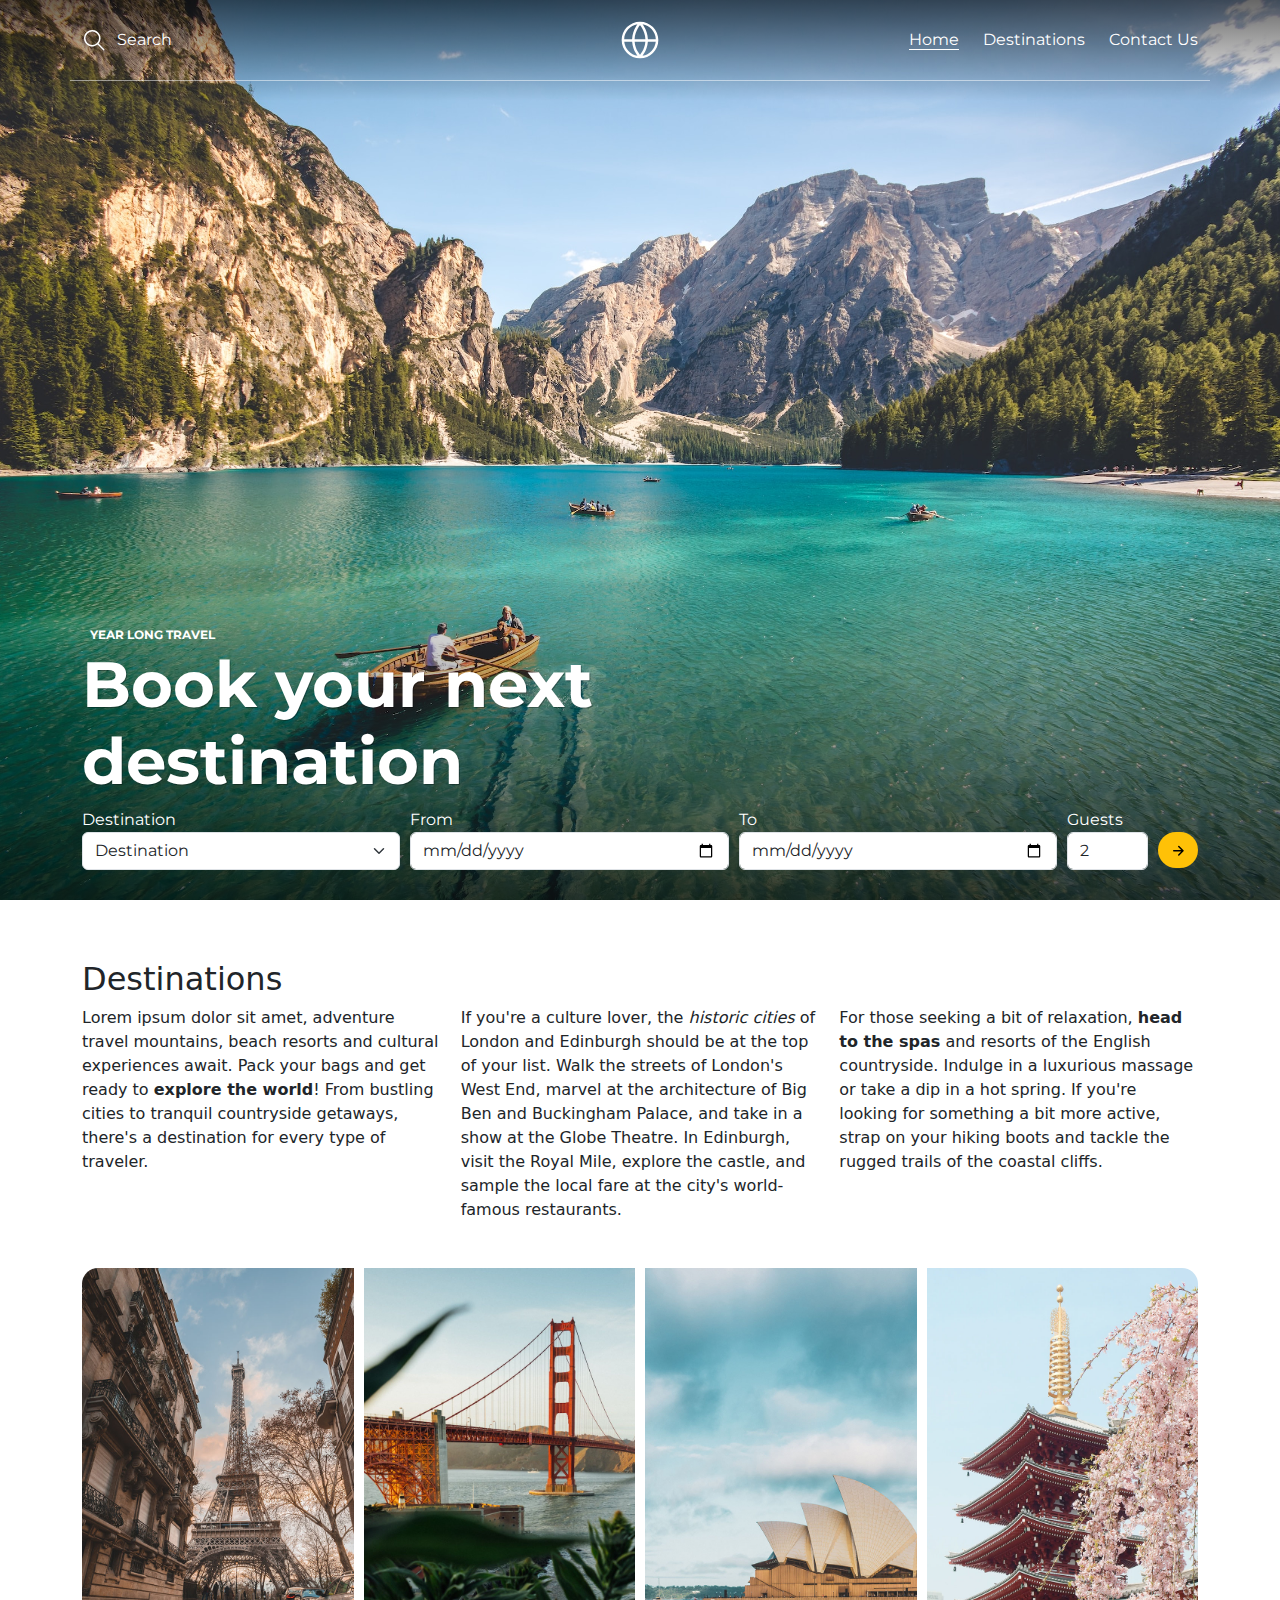
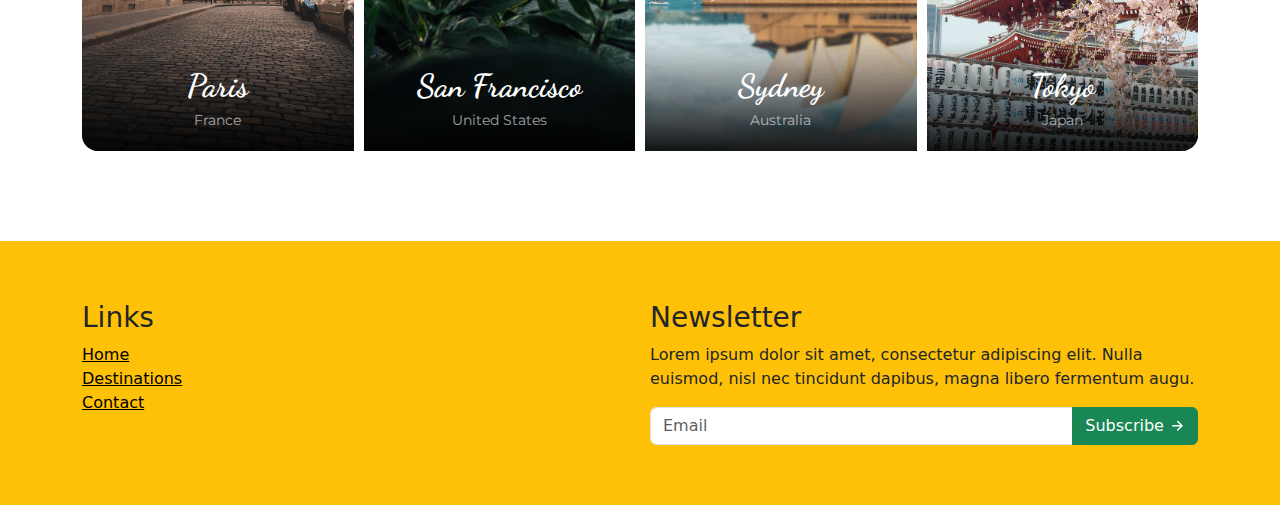
<file: index.html>
<!DOCTYPE html>
<html lang="en">

<head>
  <meta charset="utf-8">
  <meta name="viewport" content="width=device-width, initial-scale=1">
  <title>Travel agency: Homepage</title>
  <meta name="description" content="Travel agency: Homepage">
  <meta name="author" content="You">
  <link href="https://fonts.googleapis.com/css?family=Dancing+Script&family=Montserrat:400,700&&display=swap"
    rel="stylesheet">
  <link href="https://cdn.jsdelivr.net/npm/bootstrap@5.3.3/dist/css/bootstrap.min.css" rel="stylesheet"
    integrity="sha384-QWTKZyjpPEjISv5WaRU9OFeRpok6YctnYmDr5pNlyT2bRjXh0JMhjY6hW+ALEwIH" crossorigin="anonymous">

  <link href="./css/header.css" rel="stylesheet" type="text/css">
  <link href="./css/destinations.css" rel="stylesheet" type="text/css">
  <link href="./css/footer.css" rel="stylesheet" type="text/css">
</head>

<body>
  <header id="header">
    <div id="topbar">
      <div class="container-md wrap">
        <form class="input-group">
          <img src="./icons/search-white.svg" alt="Search">
          <input class="form-control" id="search-field" name="query" placeholder="Search" type="text">
        </form>
        <div id="logo">
          <a href="/index.html">
            <img src="./icons/globe-white.svg" alt="Logo">
          </a>
        </div>
        <div id="menu">
          <nav class="d-none d-md-block">
            <a href="/index.html" class="active">Home</a>
            <a href="/destinations.html">Destinations</a>
            <a href="/contact-us.html">Contact Us</a>
          </nav>
          <img class="menu-bars d-md-none" src="./icons/three-bars-white.svg" alt="Menu">
        </div>
      </div>
    </div>
    <div id="book">
      <div class="container-md wrap">
        <div class="badge tagline">Year long travel</div>
        <h1>
          Book your next<br>
          destination
        </h1>
        <form>
          <div class="destination-select">
            <label>Destination</label>
            <select aria-label="Select destination" class="form-select" id="book-field-destination" name="destination"
              required>
              <option value="" disabled selected>Destination</option>
              <option value="paris">Paris</option>
              <option value="tokyo">Tokyo</option>
              <option value="sydney">Sydney</option>
              <option value="san-francisco">San Francisco</option>
            </select>
          </div>
          <div class="from">
            <label for="book-field-from">From</label>
            <input aria-label="From" class="form-control" id="book-field-from" name="from" required type="date">
          </div>
          <div class="to">
            <label>To</label>
            <input aria-label="To" class="form-control" id="book-field-to" name="to" required type="date">
          </div>
          <div class="guests">
            <label>Guests</label>
            <input aria-label="Enter a number of guests" class="form-control" id="book-field-guests" max="10" min="1"
              name="guests" required type="number" value="2">
          </div>
          <div class="submit">
            <button class="btn btn-warning" title="Search" type="submit">
              <img src="./icons/arrow-right.svg" alt="arrow">
            </button>
          </div>
        </form>
      </div>
    </div>
  </header>
  <section id="destinations">
    <div class="container-md">
      <h2>Destinations</h2>
      <div class="description">
        <p>
          Lorem ipsum dolor sit amet, adventure travel mountains, beach
          resorts and cultural experiences await. Pack your bags and get ready
          to <strong>explore the world</strong>! From bustling cities to
          tranquil countryside getaways, there's a destination for every type
          of traveler.
        </p>
        <p>
          If you're a culture lover, the <em>historic cities</em> of London
          and Edinburgh should be at the top of your list. Walk the streets of
          London's West End, marvel at the architecture of Big Ben and
          Buckingham Palace, and take in a show at the Globe Theatre. In
          Edinburgh, visit the Royal Mile, explore the castle, and sample the
          local fare at the city's world-famous restaurants.
        </p>
        <p>
          For those seeking a bit of relaxation,
          <strong>head to the spas</strong> and resorts of the English
          countryside. Indulge in a luxurious massage or take a dip in a hot
          spring. If you're looking for something a bit more active, strap on
          your hiking boots and tackle the rugged trails of the coastal
          cliffs.
        </p>
      </div>
      <div class="destinations">
        <div class="destination">
          <a href="/destinations/paris.html">
            <img alt="Eiffel Tower, Paris" src="./images/destinations/paris.jpg">
            <div class="location">
              <strong>Paris</strong>
              <div class="country">France</div>
            </div>
          </a>
        </div>
        <div class="destination">
          <img alt="Golden Gate Bridge, San Francisco" src="./images/destinations/san-francisco.jpg">
          <div class="location">
            <strong>San Francisco</strong>
            <div class="country">United States</div>
          </div>
        </div>
        <div class="destination">
          <img alt="Sydney Opera House, Sydney" src="./images/destinations/sydney.jpg">
          <div class="location">
            <strong>Sydney</strong>
            <div class="country">Australia</div>
          </div>
        </div>
        <div class="destination">
          <img alt="Sensō-ji, Tokyo" src="./images/destinations/tokyo.jpg">
          <div class="location">
            <strong>Tokyo</strong>
            <div class="country">Japan</div>
          </div>
        </div>
      </div>
    </div>
  </section>
  <footer id="footer">
    <div class="container-md">
      <div>
        <h3>Links</h3>
        <nav>
          <a href="/index.html">Home</a>
          <a href="/destinations.html">Destinations</a>
          <a href="/contact-us.html">Contact</a>
        </nav>
      </div>
      <div>
        <h3>Newsletter</h3>
        <p>
          Lorem ipsum dolor sit amet, consectetur adipiscing elit. Nulla
          euismod, nisl nec tincidunt dapibus, magna libero fermentum augu.
        </p>
        <form class="input-group">
          <input autocomplete="email" class="form-control" name="email" placeholder="Email" required type="email">
          <button class="btn btn-success" type="submit">
            Subscribe
            <img src="./icons/arrow-right-white.svg" alt="Arrow">
          </button>
        </form>
      </div>
    </div>
  </footer>
</body>

</html>
</file>
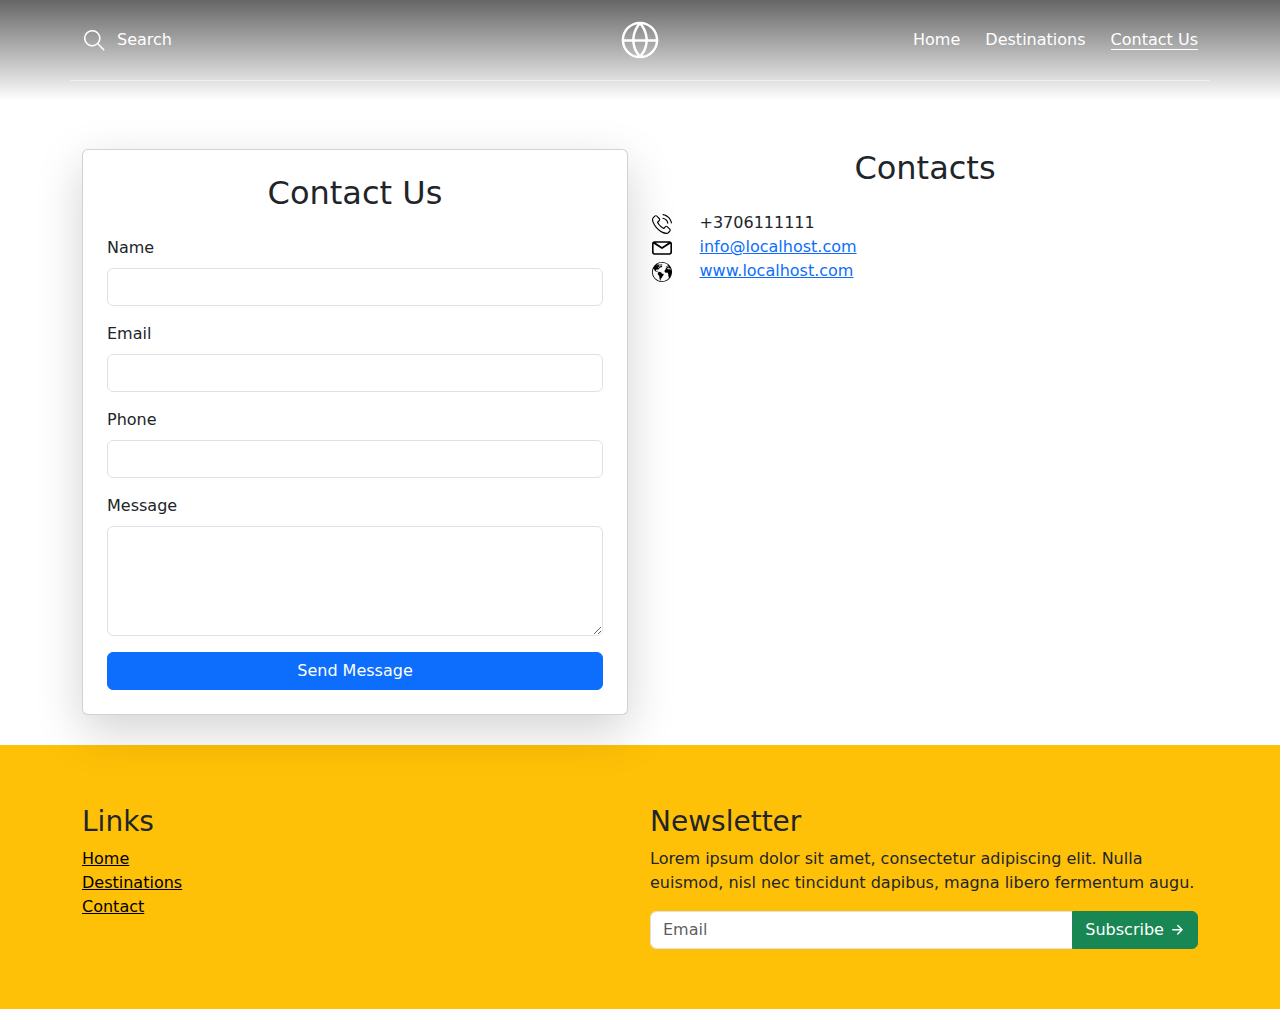
<file: contact-us.html>
<!DOCTYPE html>
<html lang="en">

<head>
    <meta charset="utf-8">
    <meta name="viewport" content="width=device-width, initial-scale=1">
    <title>Travel agency: Contact Us</title>
    <meta name="description" content="Travel agency: Contact Us">
    <meta name="author" content="You">
    <link href="https://fonts.googleapis.com/css?family=Dancing+Script&family=Montserrat:400,700&&display=swap"
        rel="stylesheet">
    <link href="https://cdn.jsdelivr.net/npm/bootstrap@5.3.3/dist/css/bootstrap.min.css" rel="stylesheet"
        integrity="sha384-QWTKZyjpPEjISv5WaRU9OFeRpok6YctnYmDr5pNlyT2bRjXh0JMhjY6hW+ALEwIH" crossorigin="anonymous">
    <link href="../css/header.css" rel="stylesheet" type="text/css">
    <link href="../css/destinations.css" rel="stylesheet" type="text/css">
    <link href="../css/contact-us.css" rel="stylesheet" type="text/css">
    <link href="../css/footer.css" rel="stylesheet" type="text/css">
    <script src="https://cdn.jsdelivr.net/npm/@popperjs/core@2.11.8/dist/umd/popper.min.js"
        integrity="sha384-I7E8VVD/ismYTF4hNIPjVp/Zjvgyol6VFvRkX/vR+Vc4jQkC+hVqc2pM8ODewa9r"
        crossorigin="anonymous"></script>
    <script src="https://cdn.jsdelivr.net/npm/bootstrap@5.3.3/dist/js/bootstrap.min.js"
        integrity="sha384-0pUGZvbkm6XF6gxjEnlmuGrJXVbNuzT9qBBavbLwCsOGabYfZo0T0to5eqruptLy"
        crossorigin="anonymous"></script>
</head>

<body>
    <div id="topbar">
        <div class="container-md wrap">
            <form class="input-group">
                <img src="../icons/search-white.svg" alt="Search">
                <input class="form-control" id="search-field" name="query" placeholder="Search" type="text">
            </form>
            <div id="logo">
                <a href="/index.html">
                    <img src="../icons/globe-white.svg" alt="Logo">
                </a>
            </div>
            <div id="menu">
                <nav class="d-none d-md-block">
                    <a href="/index.html">Home</a>
                    <a href="/destinations.html">Destinations</a>
                    <a href="/contact-us.html" class="active">Contact Us</a>
                  </nav>
                <img class="menu-bars d-md-none" src="../icons/three-bars-white.svg" alt="Menu">
            </div>
        </div>
    </div>
    <section>
        <div class="container mt-5" style="margin-bottom: 30px;">
            <div class="row justify-content-center">
                <div class="col-md-6">
                    <div class="card shadow-lg p-4">
                        <h2 class="text-center mb-4">Contact Us</h2>

                        <form action="thank-you.html" id="contactForm">
                            <div class="mb-3">
                                <label for="name" class="form-label">Name</label>
                                <input type="text" class="form-control" id="name" required>
                            </div>
                            <div class="mb-3">
                                <label for="email" class="form-label">Email</label>
                                <input type="email" class="form-control" id="email" required>
                            </div>
                            <div class="mb-3">
                                <label for="phone" class="form-label">Phone</label>
                                <input type="phone" class="form-control" id="phone" required>
                            </div>
                            <div class="mb-3">
                                <label for="message" class="form-label">Message</label>
                                <textarea class="form-control" id="message" rows="4" required></textarea>
                            </div>
                            <button type="submit" class="btn btn-primary w-100">Send Message</button>
                        </form>
                    </div>
                </div>

                <div class="col-md-6 contact-form">
                    <h2 class="text-center mb-4">Contacts</h2>
                    <div class="row">
                        <div class="col-1">
                            <img src="../icons/phone-call.svg" alt="Globe">
                        </div>
                        <div class="col">
                            +3706111111
                        </div>
                    </div>
                    <div class="row">
                        <div class="col-1">
                            <img src="../icons/email.svg" alt="Globe">
                        </div>
                        <div class="col">
                            <a href="info@localhost.com"> info@localhost.com</a>
                        </div>
                    </div>
                    <div class="row">
                        <div class="col-1">
                            <img src="../icons/earth-globe-tool.svg" alt="Globe">
                        </div>
                        <div class="col">
                            <a href="www.localhost.com"> www.localhost.com</a>
                        </div>
                    </div>
                </div>
            </div>
        </div>
    </section>
    <footer id="footer">
        <div class="container-md">
            <div>
                <h3>Links</h3>
                <nav>
                    <a href="/index.html">Home</a>
                    <a href="/destinations.html">Destinations</a>
                    <a href="/contact-us.html">Contact</a>
                </nav>
            </div>
            <div>
                <h3>Newsletter</h3>
                <p>
                    Lorem ipsum dolor sit amet, consectetur adipiscing elit. Nulla
                    euismod, nisl nec tincidunt dapibus, magna libero fermentum augu.
                </p>
                <form class="input-group">
                    <input autocomplete="email" class="form-control" name="email" placeholder="Email" required
                        type="email">
                    <button class="btn btn-success" type="submit">
                        Subscribe
                        <img src="./icons/arrow-right-white.svg" alt="Arrow">
                    </button>
                </form>
            </div>
        </div>
    </footer>
</body>

</html>
</file>
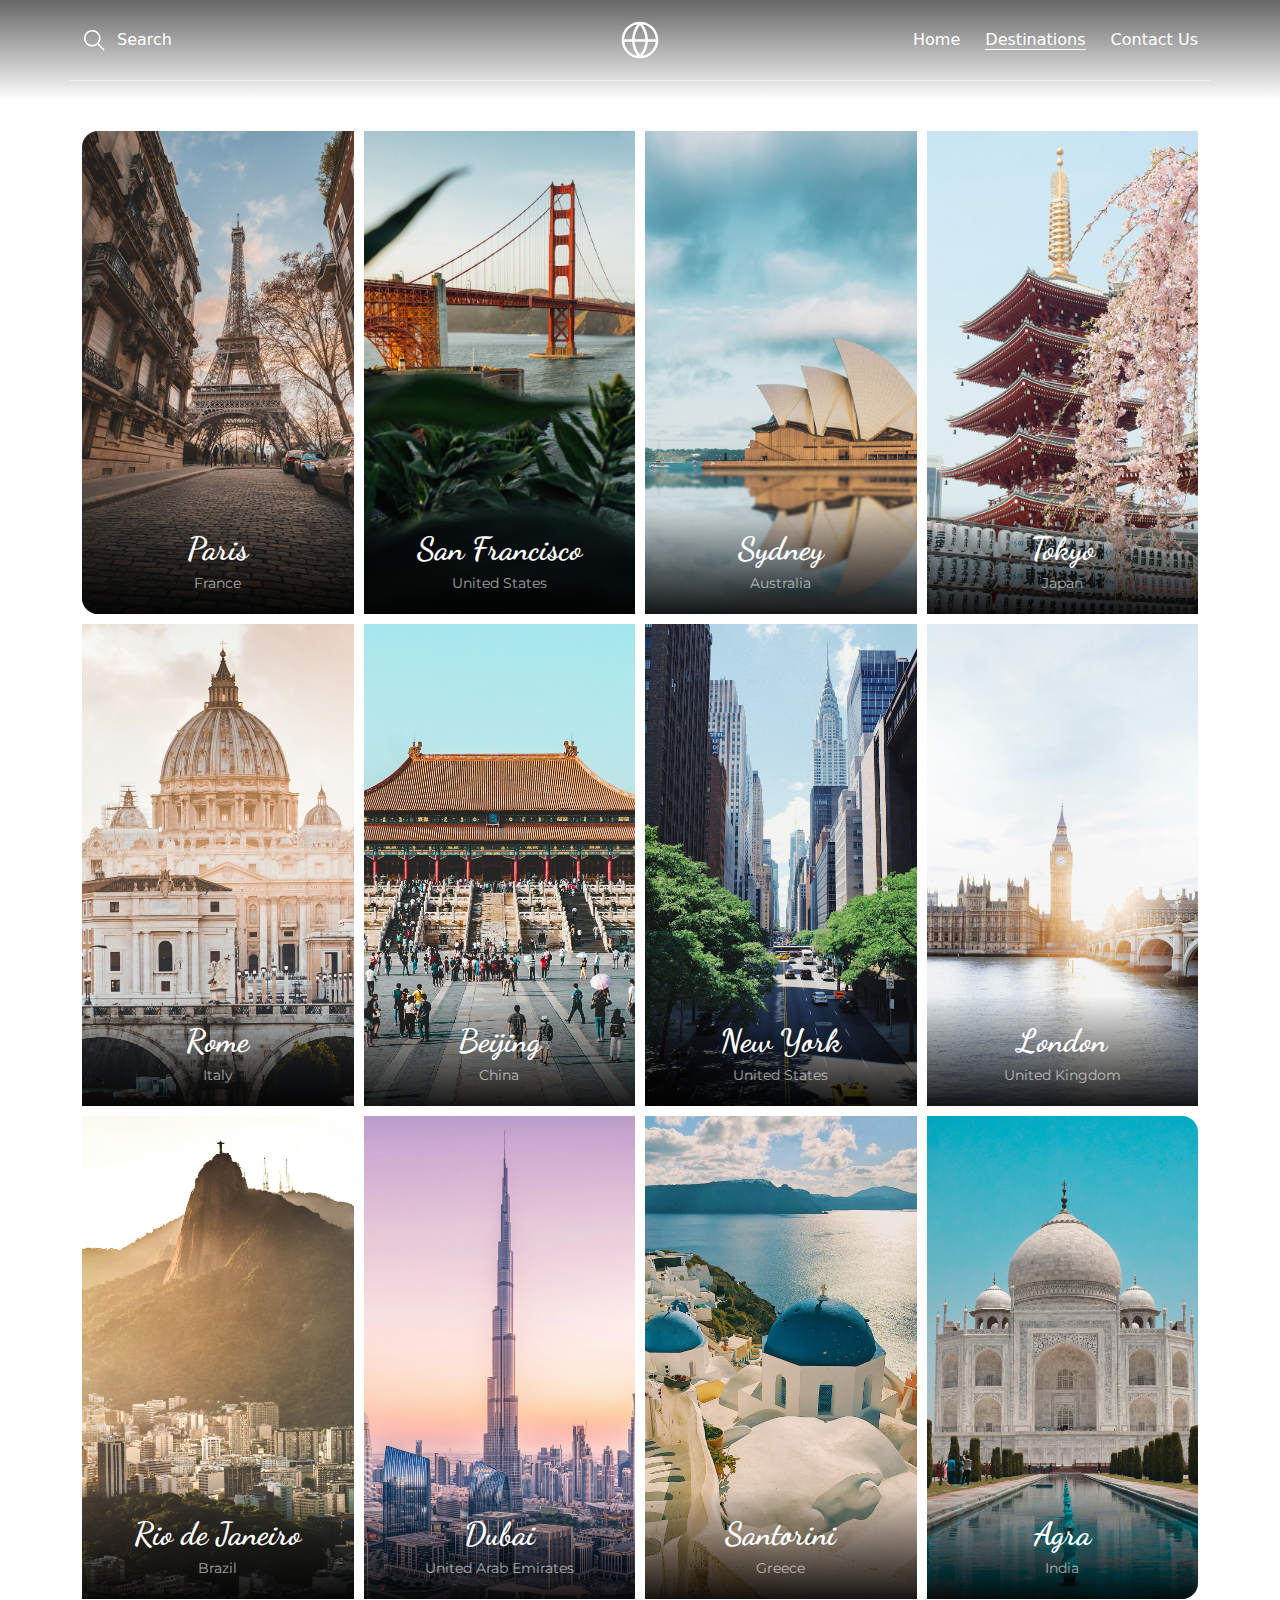
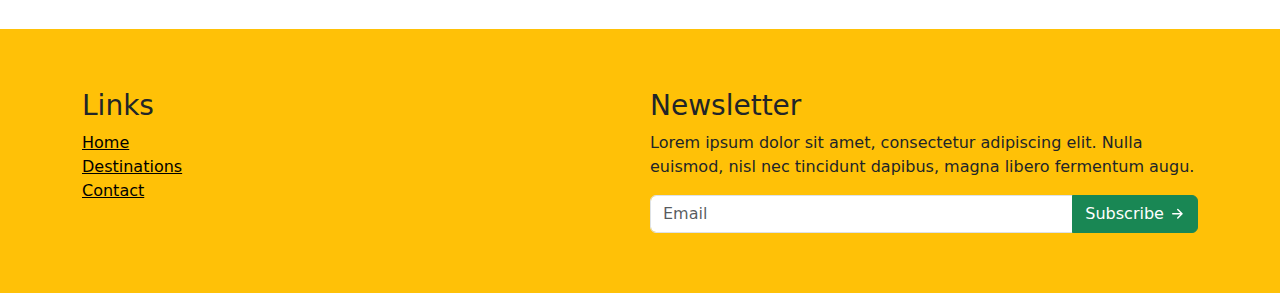
<file: destinations.html>
<!DOCTYPE html>
<html lang="en">

<head>
    <meta charset="utf-8">
    <meta name="viewport" content="width=device-width, initial-scale=1">
    <title>Travel agency: Destinations</title>
    <meta name="description" content="Travel agency: Destinations">
    <meta name="author" content="You">
    <link href="https://fonts.googleapis.com/css?family=Dancing+Script&family=Montserrat:400,700&&display=swap"
        rel="stylesheet">
    <link href="https://cdn.jsdelivr.net/npm/bootstrap@5.3.3/dist/css/bootstrap.min.css" rel="stylesheet"
        integrity="sha384-QWTKZyjpPEjISv5WaRU9OFeRpok6YctnYmDr5pNlyT2bRjXh0JMhjY6hW+ALEwIH" crossorigin="anonymous">
    <link href="./css/header.css" rel="stylesheet" type="text/css">
    <link href="./css/destinations.css" rel="stylesheet" type="text/css">
    <link href="./css/footer.css" rel="stylesheet" type="text/css">
</head>

<body>
    <div id="topbar">
        <div class="container-md wrap">
            <form class="input-group">
                <img src="./icons/search-white.svg" alt="Search">
                <input class="form-control" id="search-field" name="query" placeholder="Search" type="text">
            </form>
            <div id="logo">
                <a href="/index.html">
                    <img src="./icons/globe-white.svg" alt="Logo">
                </a>
            </div>
            <div id="menu">
                <nav class="d-none d-md-block">
                    <a href="/index.html">Home</a>
                    <a href="/destinations.html" class="active">Destinations</a>
                    <a href="/contact-us.html">Contact Us</a>
                </nav>
                <img class="menu-bars d-md-none" src="./icons/three-bars-white.svg" alt="Menu">
            </div>
        </div>
    </div>
    <div class="container-md">
        <div class="destinations">
            <div class="destination">
                <a href="./destinations/paris.html">
                    <img alt="Eiffel Tower, Paris" src="./images/destinations/paris.jpg">

                    <div class="location">
                        <strong>Paris</strong>
                        <div class="country">France</div>
                    </div>
                </a>
            </div>
            <div class="destination">
                <a href="./destinations/san-francisco.html">
                    <img alt="Golden Gate Bridge, San Francisco" src="./images/destinations/san-francisco.jpg">
                    <div class="location">
                        <strong>San Francisco</strong>
                        <div class="country">United States</div>
                    </div>
                </a>
            </div>
            <div class="destination">
                <a href="./destinations/sydney.html">
                    <img alt="Sydney Opera House, Sydney" src="./images/destinations/sydney.jpg">
                    <div class="location">
                        <strong>Sydney</strong>
                        <div class="country">Australia</div>
                    </div>
                </a>
            </div>
            <div class="destination">
                <a href="./destinations/tokyo.html">
                    <img alt="Sensō-ji, Tokyo" src="./images/destinations/tokyo.jpg">
                    <div class="location">
                        <strong>Tokyo</strong>
                        <div class="country">Japan</div>
                    </div>
                </a>
            </div>
            <div class="destination">
                <img alt="Colosseum, Rome" src="./images/destinations/rome.jpg">
                <div class="location">
                    <strong>Rome</strong>
                    <div class="country">Italy</div>
                </div>
            </div>
            <div class="destination">
                <img alt="Great Wall of China, Beijing" src="./images/destinations/beijing.jpg">
                <div class="location">
                    <strong>Beijing</strong>
                    <div class="country">China</div>
                </div>
            </div>
            <div class="destination">
                <img alt="Statue of Liberty, New York" src="./images/destinations/new-york.jpg">
                <div class="location">
                    <strong>New York</strong>
                    <div class="country">United States</div>
                </div>
            </div>
            <div class="destination">
                <img alt="Tower Bridge, London" src="./images/destinations/london.jpg">
                <div class="location">
                    <strong>London</strong>
                    <div class="country">United Kingdom</div>
                </div>
            </div>
            <div class="destination">
                <img alt="Christ the Redeemer, Rio de Janeiro" src="./images/destinations/rio.jpg">
                <div class="location">
                    <strong>Rio de Janeiro</strong>
                    <div class="country">Brazil</div>
                </div>
            </div>
            <div class="destination">
                <img alt="Burj Khalifa, Dubai" src="./images/destinations/dubai.jpg">
                <div class="location">
                    <strong>Dubai</strong>
                    <div class="country">United Arab Emirates</div>
                </div>
            </div>
            <div class="destination">
                <img alt="Santorini, Greece" src="./images/destinations/santorini.jpg">
                <div class="location">
                    <strong>Santorini</strong>
                    <div class="country">Greece</div>
                </div>
            </div>
            <div class="destination">
                <img alt="Taj Mahal, Agra" src="./images/destinations/agra.jpg">
                <div class="location">
                    <strong>Agra</strong>
                    <div class="country">India</div>
                </div>
            </div>
        </div>
    </div>
    <footer id="footer">
        <div class="container-md">
            <div>
                <h3>Links</h3>
                <nav>
                    <a href="/index.html">Home</a>
                    <a href="/destinations.html">Destinations</a>
                    <a href="/contact-us.html">Contact</a>
                </nav>
            </div>
            <div>
                <h3>Newsletter</h3>
                <p>
                    Lorem ipsum dolor sit amet, consectetur adipiscing elit. Nulla
                    euismod, nisl nec tincidunt dapibus, magna libero fermentum augu.
                </p>
                <form class="input-group">
                    <input autocomplete="email" class="form-control" name="email" placeholder="Email" required
                        type="email">
                    <button class="btn btn-success" type="submit">
                        Subscribe
                        <img src="./icons/arrow-right-white.svg" alt="Arrow">
                    </button>
                </form>
            </div>
        </div>
    </footer>
</body>

</html>
</file>
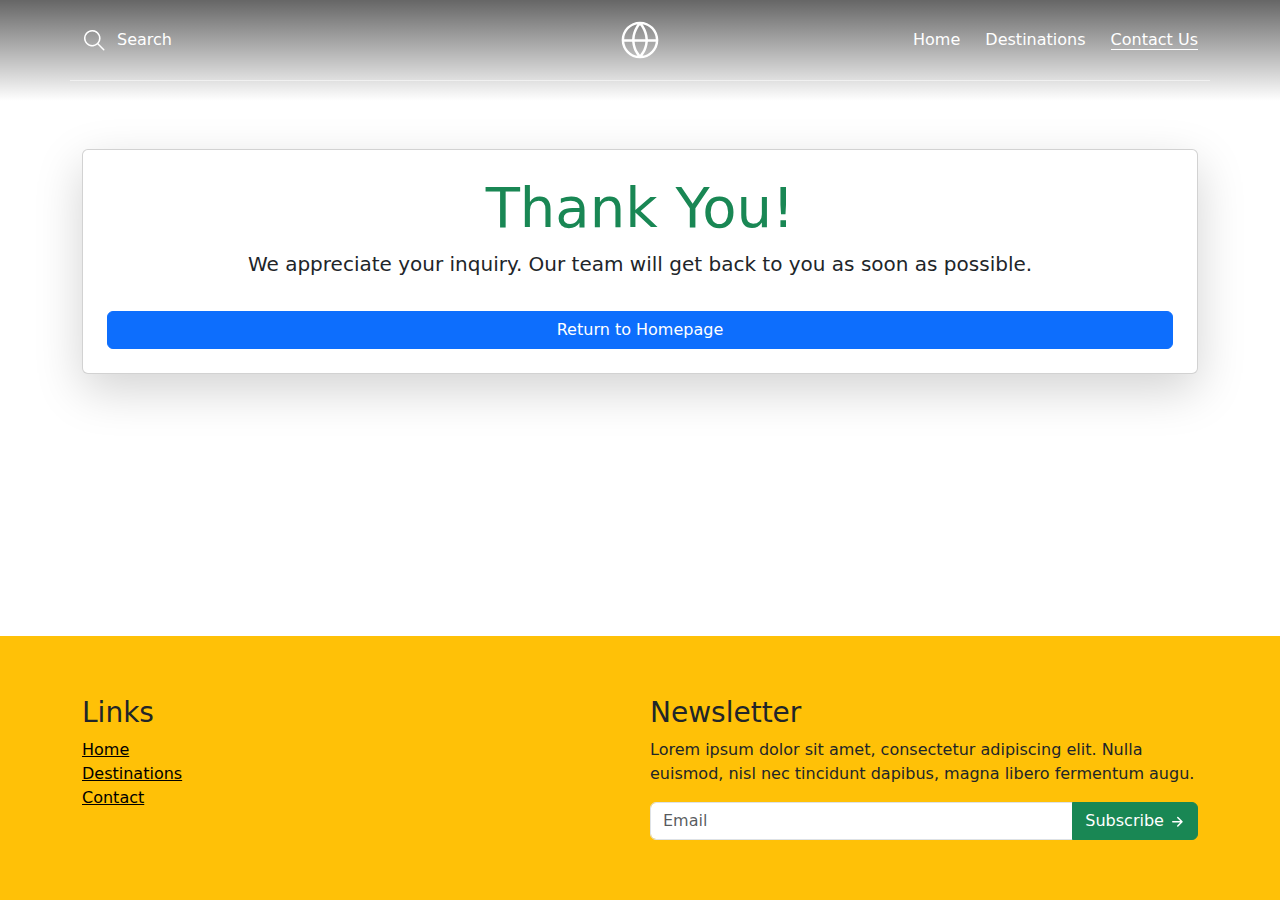
<file: thank-you.html>
<!DOCTYPE html>
<html lang="en">

<head>
    <meta charset="utf-8">
    <meta name="viewport" content="width=device-width, initial-scale=1">
    <title>Travel agency: Thank You</title>
    <meta name="description" content="Travel agency: Thank You">
    <meta name="author" content="You">
    <link href="https://fonts.googleapis.com/css?family=Dancing+Script&family=Montserrat:400,700&&display=swap"
        rel="stylesheet">
    <link href="https://cdn.jsdelivr.net/npm/bootstrap@5.3.3/dist/css/bootstrap.min.css" rel="stylesheet"
        integrity="sha384-QWTKZyjpPEjISv5WaRU9OFeRpok6YctnYmDr5pNlyT2bRjXh0JMhjY6hW+ALEwIH" crossorigin="anonymous">
    <link href="../css/header.css" rel="stylesheet" type="text/css">
    <link href="../css/destinations.css" rel="stylesheet" type="text/css">
    <link href="../css/contact-us.css" rel="stylesheet" type="text/css">
    <link href="../css/footer.css" rel="stylesheet" type="text/css">
    <script src="https://cdn.jsdelivr.net/npm/@popperjs/core@2.11.8/dist/umd/popper.min.js"
        integrity="sha384-I7E8VVD/ismYTF4hNIPjVp/Zjvgyol6VFvRkX/vR+Vc4jQkC+hVqc2pM8ODewa9r"
        crossorigin="anonymous"></script>
    <script src="https://cdn.jsdelivr.net/npm/bootstrap@5.3.3/dist/js/bootstrap.min.js"
        integrity="sha384-0pUGZvbkm6XF6gxjEnlmuGrJXVbNuzT9qBBavbLwCsOGabYfZo0T0to5eqruptLy"
        crossorigin="anonymous"></script>
</head>

<body class="thank-you-body">
    <div id="topbar">
        <div class="container-md wrap">
            <form class="input-group">
                <img src="../icons/search-white.svg" alt="Search">
                <input class="form-control" id="search-field" name="query" placeholder="Search" type="text">
            </form>
            <div id="logo">
                <a href="/index.html">
                    <img src="../icons/globe-white.svg" alt="Logo">
                </a>
            </div>
            <div id="menu">
                <nav class="d-none d-md-block">
                    <a href="/index.html">Home</a>
                    <a href="/destinations.html">Destinations</a>
                    <a href="/contact-us.html" class="active">Contact Us</a>
                </nav>
                <img class="menu-bars d-md-none" src="../icons/three-bars-white.svg" alt="Menu">
            </div>
        </div>
    </div>
    <section class="h-100 mb-3">
        <div class="container text-center mt-5">
            <div class="card shadow-lg p-4">
                <h1 class="display-4 text-success">Thank You!</h1>
                <p class="lead">We appreciate your inquiry. Our team will get back to you as soon as possible.</p>
                <a href="/index.html" class="btn btn-primary mt-3">Return to Homepage</a>
            </div>
        </div>
    </section>
    <footer id="footer">
        <div class="container-md">
            <div>
                <h3>Links</h3>
                <nav>
                    <a href="/index.html">Home</a>
                    <a href="/destinations.html">Destinations</a>
                    <a href="/contact-us.html">Contact</a>
                </nav>
            </div>
            <div>
                <h3>Newsletter</h3>
                <p>
                    Lorem ipsum dolor sit amet, consectetur adipiscing elit. Nulla
                    euismod, nisl nec tincidunt dapibus, magna libero fermentum augu.
                </p>
                <form class="input-group">
                    <input autocomplete="email" class="form-control" name="email" placeholder="Email" required
                        type="email">
                    <button class="btn btn-success" type="submit">
                        Subscribe
                        <img src="./icons/arrow-right-white.svg" alt="Arrow">
                    </button>
                </form>
            </div>
        </div>
    </footer>
</body>

</html>
</file>
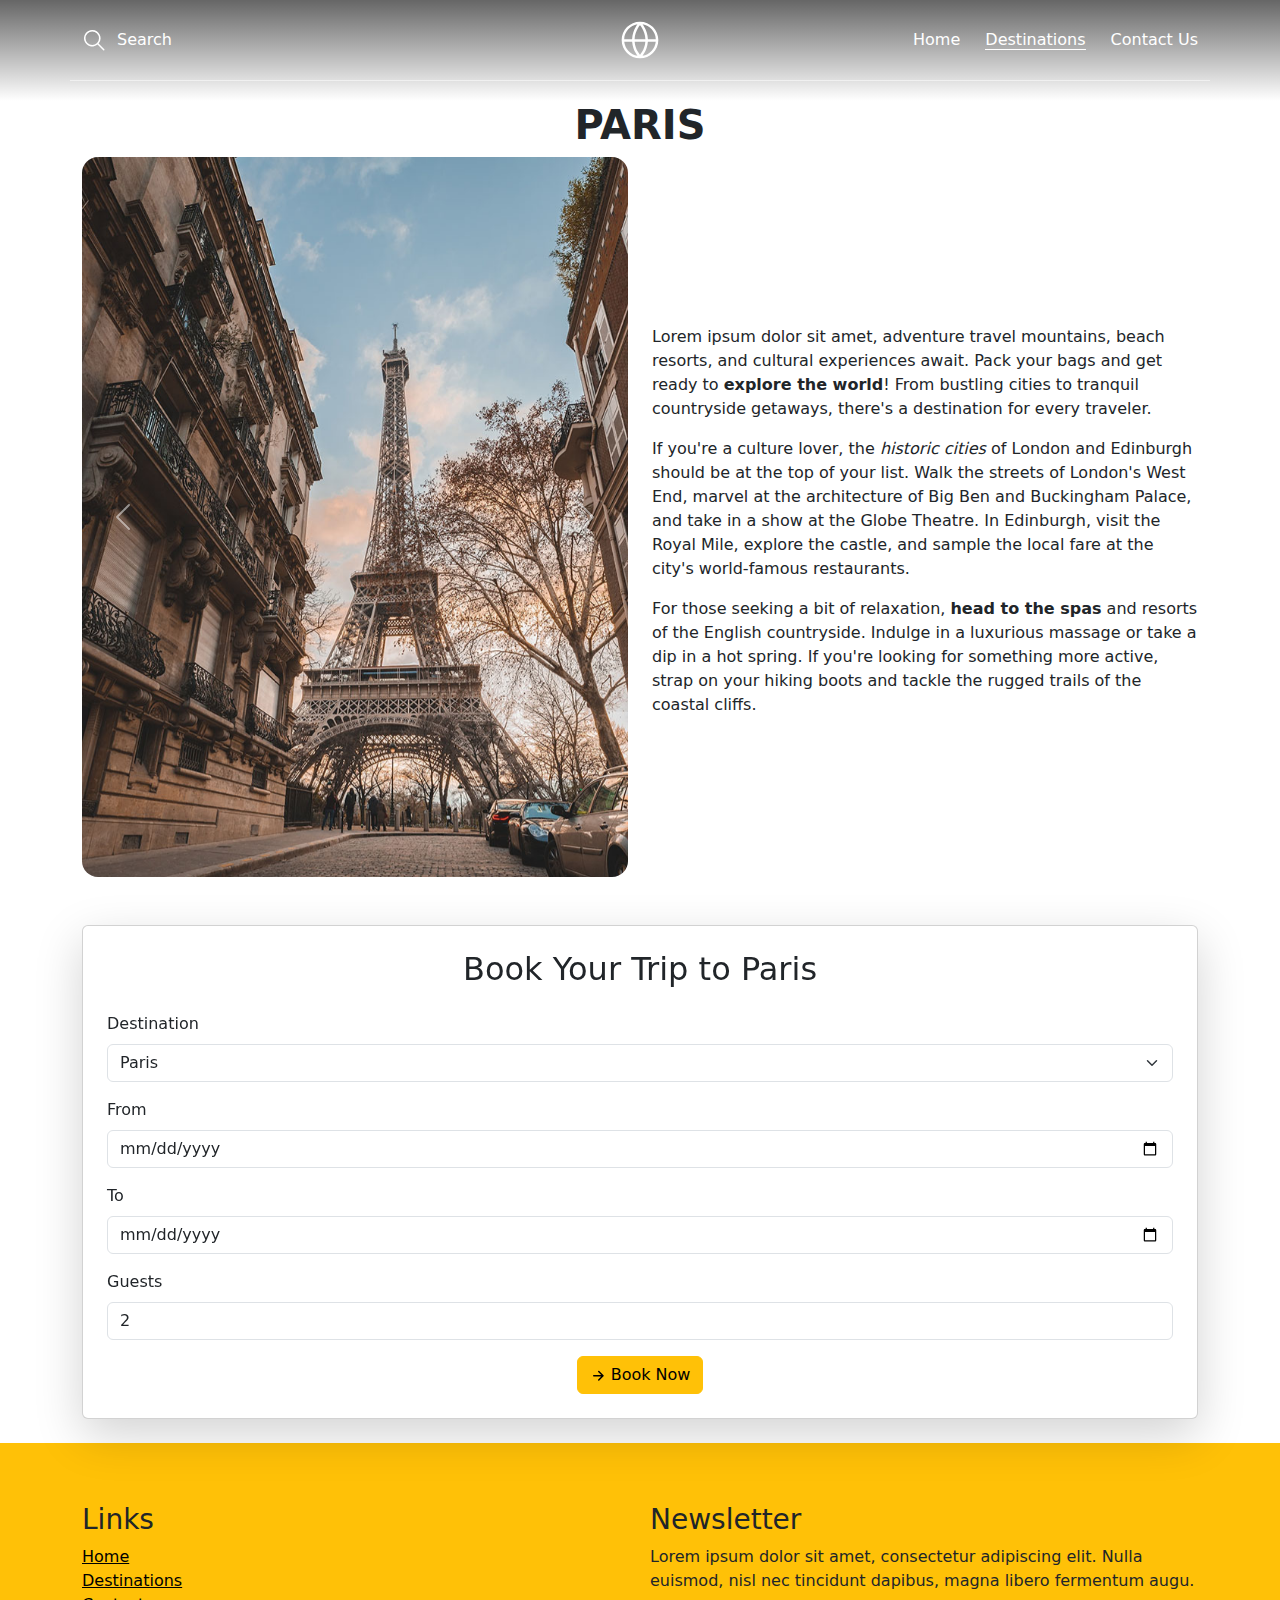
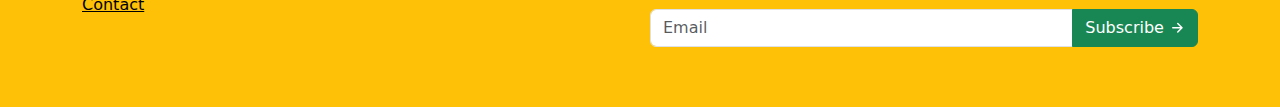
<file: destinations/paris.html>
<!DOCTYPE html>
<html lang="en">

<head>
    <meta charset="utf-8">
    <meta name="viewport" content="width=device-width, initial-scale=1">
    <title>Travel agency: Paris</title>
    <meta name="description" content="Travel agency: Paris">
    <meta name="author" content="You">
    <link href="https://fonts.googleapis.com/css?family=Dancing+Script&family=Montserrat:400,700&&display=swap"
        rel="stylesheet">
    <link href="https://cdn.jsdelivr.net/npm/bootstrap@5.3.3/dist/css/bootstrap.min.css" rel="stylesheet"
        integrity="sha384-QWTKZyjpPEjISv5WaRU9OFeRpok6YctnYmDr5pNlyT2bRjXh0JMhjY6hW+ALEwIH" crossorigin="anonymous">
    <link href="../css/header.css" rel="stylesheet" type="text/css">
    <link href="../css/destinations.css" rel="stylesheet" type="text/css">
    <link href="../css/footer.css" rel="stylesheet" type="text/css">
    <script src="https://cdn.jsdelivr.net/npm/@popperjs/core@2.11.8/dist/umd/popper.min.js"
        integrity="sha384-I7E8VVD/ismYTF4hNIPjVp/Zjvgyol6VFvRkX/vR+Vc4jQkC+hVqc2pM8ODewa9r"
        crossorigin="anonymous"></script>
    <script src="https://cdn.jsdelivr.net/npm/bootstrap@5.3.3/dist/js/bootstrap.min.js"
        integrity="sha384-0pUGZvbkm6XF6gxjEnlmuGrJXVbNuzT9qBBavbLwCsOGabYfZo0T0to5eqruptLy"
        crossorigin="anonymous"></script>
</head>

<body>
    <div id="topbar">
        <div class="container-md wrap">
            <form class="input-group">
                <img src="../icons/search-white.svg" alt="Search">
                <input class="form-control" id="search-field" name="query" placeholder="Search" type="text">
            </form>
            <div id="logo">
                <a href="/index.html">
                    <img src="../icons/globe-white.svg" alt="Logo">
                </a>
            </div>
            <div id="menu">
                <nav class="d-none d-md-block">
                    <a href="/index.html">Home</a>
                    <a href="/destinations.html" class="active">Destinations</a>
                    <a href="/contact-us.html">Contact Us</a>
                </nav>
                <img class="menu-bars d-md-none" src="../icons/three-bars-white.svg" alt="Menu">
            </div>
        </div>
    </div>
    <section>
        <div class="container-md">
            <div class="row text-center">
                <div class="col">
                    <h1 class="fw-bold">PARIS</h1>
                </div>
            </div>

            <div class="row align-items-center">
                <div class="col-lg-6 col-md-12 mb-4">
                    <div id="carouselExampleAutoplaying" class="carousel slide" data-bs-ride="carousel">
                        <div class="carousel-inner destination">
                            <div class="carousel-item active">
                                <img src="../images/destinations/paris.jpg" class="d-block w-100"
                                    alt="Eiffel Tower, Paris">
                            </div>
                            <div class="carousel-item">
                                <img src="../images/destinations/san-francisco.jpg" class="d-block w-100"
                                    alt="San Francisco">
                            </div>
                            <div class="carousel-item">
                                <img src="../images/destinations/tokyo.jpg" class="d-block w-100" alt="Tokyo">
                            </div>
                        </div>

                        <button class="carousel-control-prev" type="button" data-bs-target="#carouselExampleAutoplaying"
                            data-bs-slide="prev">
                            <span class="carousel-control-prev-icon" aria-hidden="true"></span>
                            <span class="visually-hidden">Previous</span>
                        </button>
                        <button class="carousel-control-next" type="button" data-bs-target="#carouselExampleAutoplaying"
                            data-bs-slide="next">
                            <span class="carousel-control-next-icon" aria-hidden="true"></span>
                            <span class="visually-hidden">Next</span>
                        </button>
                    </div>
                </div>

                <div class="col-lg-6 col-md-12">
                    <div class="description">
                        <p>
                            Lorem ipsum dolor sit amet, adventure travel mountains, beach resorts, and cultural
                            experiences await.
                            Pack your bags and get ready to <strong>explore the world</strong>! From bustling cities to
                            tranquil
                            countryside getaways, there's a destination for every traveler.
                        </p>
                        <p>
                            If you're a culture lover, the <em>historic cities</em> of London and Edinburgh should be at
                            the top of your list.
                            Walk the streets of London's West End, marvel at the architecture of Big Ben and Buckingham
                            Palace, and take in
                            a show at the Globe Theatre. In Edinburgh, visit the Royal Mile, explore the castle, and
                            sample the local fare
                            at the city's world-famous restaurants.
                        </p>
                        <p>
                            For those seeking a bit of relaxation, <strong>head to the spas</strong> and resorts of the
                            English countryside.
                            Indulge in a luxurious massage or take a dip in a hot spring. If you're looking for
                            something more active,
                            strap on your hiking boots and tackle the rugged trails of the coastal cliffs.
                        </p>
                    </div>
                </div>
            </div>
        </div>
        <div class="container p-4">
            <div class="row justify-content-center">

                <div class="card shadow-lg p-4">
                    <h2 class="text-center mb-4">Book Your Trip to Paris</h2>
                    <form action="/thank-you.html">

                        <div class="mb-3">
                            <label class="form-label">Destination</label>
                            <select class="form-select" name="destination" required>
                                <option value="paris" selected>Paris</option>
                            </select>
                        </div>

                        <div class="mb-3">
                            <label for="book-field-from" class="form-label">From</label>
                            <input type="date" class="form-control" id="book-field-from" name="from" required>
                        </div>

                        <div class="mb-3">
                            <label for="book-field-to" class="form-label">To</label>
                            <input type="date" class="form-control" id="book-field-to" name="to" required>
                        </div>

                        <div class="mb-3">
                            <label for="book-field-guests" class="form-label">Guests</label>
                            <input type="number" class="form-control" id="book-field-guests" name="guests" min="1"
                                max="10" value="2" required>
                        </div>

                        <div class="text-center">
                            <button type="submit" class="btn btn-warning">
                                <img src="../icons/arrow-right.svg" alt="arrow"> Book Now
                            </button>
                        </div>

                    </form>
                </div>

            </div>
        </div>
    </section>
    <footer id="footer">
        <div class="container-md">
            <div>
                <h3>Links</h3>
                <nav>
                    <a href="/index.html">Home</a>
                    <a href="/destinations.html">Destinations</a>
                    <a href="/contact-us.html">Contact</a>
                </nav>
            </div>
            <div>
                <h3>Newsletter</h3>
                <p>
                    Lorem ipsum dolor sit amet, consectetur adipiscing elit. Nulla
                    euismod, nisl nec tincidunt dapibus, magna libero fermentum augu.
                </p>
                <form class="input-group">
                    <input autocomplete="email" class="form-control" name="email" placeholder="Email" required
                        type="email">
                    <button class="btn btn-success" type="submit">
                        Subscribe
                        <img src="../icons/arrow-right-white.svg" alt="Arrow">
                    </button>
                </form>
            </div>
        </div>
    </footer>
</body>

</html>
</file>
<file: css/header.css>
#topbar {
  background: linear-gradient(
    to bottom,
    rgba(0, 0, 0, 0.6),
    rgba(0, 0, 0, 0)
  );
  padding: 20px 0;
}

#topbar > .wrap {
  border-bottom: 1px solid rgba(255, 255, 255, 0.5);
  display: grid;
  grid-template-columns: 2fr 1fr 2fr;
  padding-bottom: 20px;
}

#logo a {
  display: flex;
  height: 40px;
  justify-content: center;
}

#menu {
  display: flex;
  justify-content: flex-end;
}

#menu nav a {
  color: white;
  border-bottom: 1px solid transparent;
  line-height: 40px;
  text-decoration: none;
  transition: all 0.2s ease-in-out;
}

#menu nav a:not(:first-of-type) {
  margin-left: 20px;
}

#menu nav a.active {
  border-color: white;
  color: white;
}

#menu nav a:hover {
  border-color: white;
  color: white;
}

#menu nav a.active:hover {
  border-color: transparent;
}

#menu nav a.btn {
  color: black;
  border-radius: 100px;
  border: 0;
  padding: 0 1.5rem;
}

#menu nav a.btn:hover {
  background: var(--bs-warning);
  color: white;
}

#menu .menu-bars {
  height: 2.2rem;
}

#search-field {
  background-color: transparent;
  border: none;
  color: white;
}

#search-field::placeholder {
  color: white;
}

header {
  /* A way to use an image in a background: */
  background-image:
    linear-gradient(
      to bottom,
      rgba(0, 0, 0, 0) 60%,
      rgba(0, 0, 0, 0.7)
    ),
    url('/images/header.jpg');
  background-position: center;

  /* if we Google "css fill background with image", we find this: */
  background-size: cover;

  /* make the text white */
  color: white;

  /* make the element take up the entire height of the screen */
  height: 100vh;

  /* space out children */
  display: flex;
  flex-direction: column;
  justify-content: space-between;

  padding-bottom: 30px;

  font-family: 'Montserrat', 'Helvetica Neue', Helvetica, Arial, sans-serif;
}

header h1 {
  font-size: 50px;
  font-weight: bold;
  text-shadow: 1px 1px rgba(0, 0, 0, 0.3);
}

#book .tagline {
  text-transform: uppercase;
  text-align: initial;
}

#book form {
  display: grid;
  grid-template-areas:
    "destination destination destination"
    "from to guests"
    "submit submit submit";
  grid-template-columns: repeat(3, minmax(0, 1fr));
  grid-auto-flow: column;
  gap: 10px;
}

#book button[type="submit"] {
  border-radius: 100px;
  border: 0;
  outline: none;
  text-align: center;
  vertical-align: bottom;
  margin-top: 1.5rem;
  /* height: calc(100% - 1.5rem); */
}

#book form .destination-select {
  grid-area: destination;
}

#book form .from {
  grid-area: from;
}

#book form .to {
  grid-area: to;
}

#book form .guests {
  grid-area: guests;
}

#book form .submit {
  grid-area: submit;
}

#book form .submit button {
  width: 100%;
}

@media screen and (min-width: 768px) {
  #book form {
    grid-template-areas:
      "destination from to guests submit";
  }

  #book h1 {
    font-size: 64px;
  }

  #header::before {
    background: linear-gradient(
      to bottom,
      rgba(0, 0, 0, 0) 60%,
      rgba(0, 0, 0, 0.7)
    );
  }
}
</file>
<file: css/destinations.css>
#destinations {
  padding-top: 60px;
  padding-bottom: 60px;
}

.destinations {
  display: grid;
  grid-template-columns: 1fr 1fr;
  grid-template-rows: 1fr 1fr;
  gap: 10px;
  margin-top: 30px;
  margin-bottom: 30px;
}

.destination {
  border-radius: 0.5rem;
  position: relative;
  overflow: hidden;
}

.destination img {
  object-fit: cover;
  max-height: 240px;
  overflow: hidden;
  width: 100%;
  transition: opacity 0.3s ease-in-out;
}

.destination img:hover {
  opacity: 0.7;
}


.destination .location {
  bottom: 0;
  position: absolute;

  /* Make it take up the entire width of the parent element (.destination) */
  width: 100%;

  /* White, centered text */
  color: white;
  text-align: center;

  background: linear-gradient(
    to bottom,
    rgba(0, 0, 0, 0),
    rgba(0, 0, 0, 0.9)
  );
  padding: 20px 0;
}

.destination .location strong {
  font-family: 'Dancing Script', cursive;
  font-size: 24px;
}

.destination .location .country {
  /* the country seems to be using the same font as the header */
  font-family: 'Montserrat', 'Helvetica Neue', Helvetica, Arial, sans-serif;
  font-size: 14px;
  opacity: 0.6;
}

@media screen and (min-width: 768px) {
  #destinations .description {
    display: grid;
    grid-template-columns: 1fr 1fr 1fr;
    gap: 20px;
  }

  .destinations {
    grid-template-columns: repeat(4, 1fr);
    grid-template-rows: 1fr;
  }

  .destination {
    border-radius: 0;
  }

  .destination:first-of-type {
    border-radius: 1rem 0 0 1rem;
  }

  .destination:last-of-type {
    border-radius: 0 1rem 1rem 0;
  }

  .destination:only-of-type {
    border-radius: 1rem;
    max-height: 80vh;
  }

  .destination img {
    max-height: none;
  }

  .destination .location strong {
    font-size: 32px;
  }
}
</file>
<file: css/footer.css>
footer {
  background-color: #ffc107;
  padding-top: 60px;
  padding-bottom: 60px;
}

footer nav a {
  display: block;
  color: black;
}

footer nav {
  margin-bottom: 20px;
}

@media screen and (min-width: 576px) {
  footer > .container-md {
    display: grid;
    grid-template-columns: 1fr 1fr;
    gap: 20px;
  }

  footer nav {
    margin-bottom: 0;
  }
}
</file>
<file: css/contact-us.css>
.contact-form img {
    max-width: 20px;
}

.thank-you-body {
    display: flex;
    flex-direction: column;
    height: 100vh;
}
</file>
